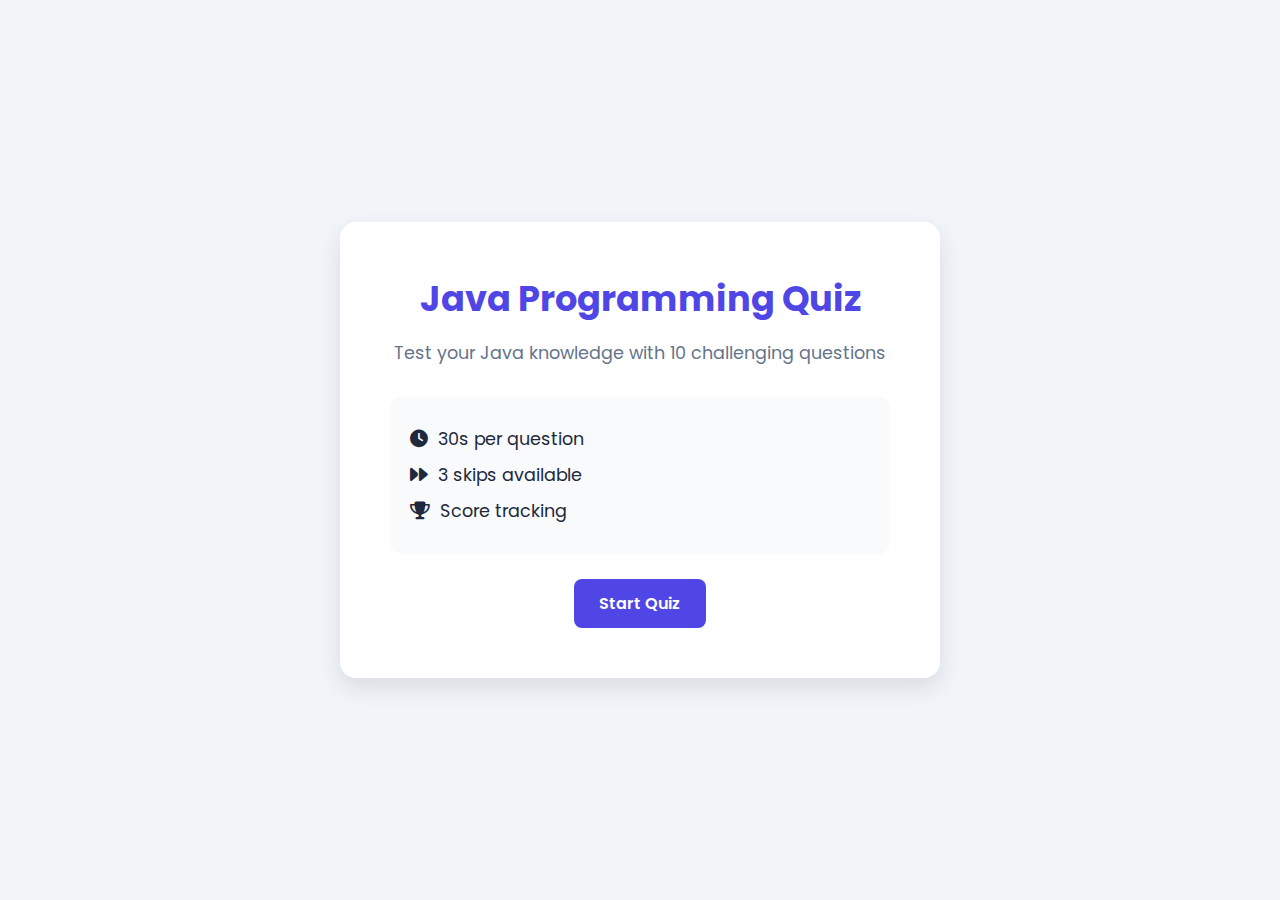
<file: index.html>
<!DOCTYPE html>
<html lang="en">
<head>
    <meta charset="UTF-8">
    <meta name="viewport" content="width=device-width, initial-scale=1.0">
    <title>Java Programming Quiz</title>
    <link href="https://fonts.googleapis.com/css2?family=Poppins:wght@400;600&display=swap" rel="stylesheet">
    <link rel="stylesheet" href="https://cdnjs.cloudflare.com/ajax/libs/font-awesome/6.4.0/css/all.min.css">
    <link rel="stylesheet" href="style.css">
</head>
<body>
    <div class="app-container">
        <!-- Landing Page -->
        <div class="landing-page" id="landing">
            <h1>Java Programming Quiz</h1>
            <p>Test your Java knowledge with 10 challenging questions</p>
            <div class="features-list">
                <p><i class="fas fa-clock"></i> 30s per question</p>
                <p><i class="fas fa-forward"></i> 3 skips available</p>
                <p><i class="fas fa-trophy"></i> Score tracking</p>
            </div>
            <button id="start-btn">Start Quiz</button>
        </div>

        <!-- Quiz Container -->
        <div class="quiz-container hidden" id="quiz">
            <div class="quiz-header">
                <div class="timer-container">
                    <div class="timer-progress" id="timer-progress"></div>
                    <span id="timer">30</span>s
                </div>
                <div class="skip-counter">
                    Skips left: <span id="skips-remaining">3</span>
                </div>
            </div>

            <div class="question-container">
                <div class="question-number">Question <span id="current-q">1</span>/10</div>
                <div class="question-text" id="question-text"></div>
            </div>

            <div class="options-container" id="options-container"></div>

            <div class="quiz-controls">
                <button class="skip-btn" id="skip-btn">
                    <i class="fas fa-forward"></i> Skip
                </button>
                <button class="next-btn" id="next-btn" disabled>
                    Next <i class="fas fa-arrow-right"></i>
                </button>
            </div>
        </div>

        <!-- Results Page -->
        <div class="results-container hidden" id="results">
            <h2>Quiz Completed!</h2>
            <div class="score-container">
                Your score: <span id="final-score">0</span>/100
            </div>
            <div class="stats-container">
                <p>Correct: <span id="correct-answers">0</span></p>
                <p>Wrong: <span id="wrong-answers">0</span></p>
                <p>Skipped: <span id="skipped-questions">0</span></p>
            </div>
            <div class="answers-review" id="answers-review">
                <div id="answers-list"></div>
            </div>
            <button id="restart-btn">Restart Quiz</button>
        </div>
    </div>

    <script src="quiz-script.js"></script>
</body>
</html>
</file>
<file: style.css>
:root {
    --primary: #4f46e5;
    --secondary: #f59e0b;
    --danger: #ef4444;
    --success: #10b981;
    --dark: #1e293b;
    --light: #f8fafc;
    --timer-size: 60px;
}

* {
    margin: 0;
    padding: 0;
    box-sizing: border-box;
    font-family: 'Poppins', sans-serif;
}

body {
    background-color: #f1f5f9;
    color: var(--dark);
    min-height: 100vh;
    display: flex;
    justify-content: center;
    align-items: center;
    padding: 20px;
}

.app-container {
    background-color: white;
    border-radius: 16px;
    box-shadow: 0 10px 25px rgba(0, 0, 0, 0.1);
    width: 100%;
    max-width: 600px;
    padding: 30px;
    transition: all 0.3s ease;
}

.hidden {
    display: none !important;
}

/* Landing Page Styles */
.landing-page {
    text-align: center;
    padding: 20px;
}

.landing-page h1 {
    color: var(--primary);
    margin-bottom: 15px;
    font-size: 2.2rem;
}

.landing-page p {
    margin-bottom: 30px;
    font-size: 1.1rem;
    color: #64748b;
}

.features-list {
    background: #f8fafc;
    border-radius: 12px;
    padding: 20px;
    margin: 25px 0;
    text-align: left;
}

.features-list p {
    margin: 10px 0;
    display: flex;
    align-items: center;
    gap: 10px;
    color: var(--dark);
}

button {
    background-color: var(--primary);
    color: white;
    border: none;
    padding: 12px 25px;
    border-radius: 8px;
    font-size: 1rem;
    font-weight: 600;
    cursor: pointer;
    transition: all 0.2s ease;
    display: inline-flex;
    align-items: center;
    gap: 8px;
}

button:hover {
    background-color: #4338ca;
    transform: translateY(-2px);
}

button:active {
    transform: translateY(0);
}

/* Quiz Container Styles */
.quiz-header {
    display: flex;
    justify-content: space-between;
    align-items: center;
    margin-bottom: 25px;
}

.timer-container {
    position: relative;
    width: var(--timer-size);
    height: var(--timer-size);
    display: flex;
    justify-content: center;
    align-items: center;
}

.timer-progress {
    position: absolute;
    width: 100%;
    height: 100%;
    border-radius: 50%;
    background: conic-gradient(var(--primary) 360deg, #e2e8f0 0deg);
    transition: all 1s linear;
}

#timer {
    font-weight: bold;
    font-size: 1.2rem;
    z-index: 1;
}

.skip-counter {
    background: #f1f5f9;
    padding: 8px 15px;
    border-radius: 20px;
    font-size: 0.9rem;
}

.skip-counter span {
    font-weight: bold;
    color: var(--primary);
}

.question-container {
    margin-bottom: 30px;
}

.question-number {
    color: var(--primary);
    font-weight: 600;
    margin-bottom: 10px;
}

.question-text {
    font-size: 1.2rem;
    line-height: 1.5;
}

.options-container {
    display: flex;
    flex-direction: column;
    gap: 12px;
    margin-bottom: 30px;
}

.option {
    background: #f8fafc;
    border: 2px solid #e2e8f0;
    border-radius: 8px;
    padding: 15px;
    cursor: pointer;
    transition: all 0.2s ease;
}

.option:hover {
    background: #f1f5f9;
    border-color: #cbd5e1;
}

.option.selected {
    background: #e0e7ff;
    border-color: var(--primary);
}

.option.correct {
    background: #d1fae5;
    border-color: var(--success);
}

.option.wrong {
    background: #fee2e2;
    border-color: var(--danger);
}

.quiz-controls {
    display: flex;
    justify-content: space-between;
}

.skip-btn {
    background-color: var(--secondary);
}

.skip-btn:hover {
    background-color: #d97706;
}

.skip-btn:disabled {
    background-color: #cbd5e1;
    cursor: not-allowed;
}

/* Results Page Styles */
.results-container {
    text-align: center;
}

.results-container h2 {
    color: var(--primary);
    margin-bottom: 20px;
}

.score-container {
    font-size: 1.8rem;
    font-weight: bold;
    margin: 25px 0;
}

.score-container span {
    color: var(--primary);
}

.stats-container {
    background: #f8fafc;
    border-radius: 12px;
    padding: 20px;
    margin: 25px 0;
    display: flex;
    justify-content: space-around;
}

#answers-list {
    display: flex;
    flex-direction: column;
    gap: 15px;
}

.correct-answers-heading {
    background: var(--primary);
    color: white;
    padding: 12px 20px;
    border-radius: 8px;
    margin-bottom: 20px;
    text-align: center;
    box-shadow: 0 2px 4px rgba(0,0,0,0.1);
}

.result-item {
    background: white;
    padding: 15px;
    margin-bottom: 15px;
    border-radius: 8px;
    border-left: 4px solid var(--primary);
}

.result-item .question {
    color: var(--primary);
    font-weight: bold;
    margin-bottom: 10px;
    font-size: 1.1rem;
}

.result-item .answer {
    margin-top: 8px;
    line-height: 1.6;
}

.correct-answer {
    color: var(--success);
    display: block;
}

.user-answer {
    color: var(--danger);
    display: block;
}

.skipped-answer {
    color: var(--secondary);
    display: block;
    font-style: italic;
}

/* Responsive Design */
@media (max-width: 500px) {
    .app-container {
        padding: 20px;
    }
    
    .quiz-header {
        flex-direction: column;
        gap: 20px;
        align-items: flex-start;
    }
    
    .stats-container {
        flex-direction: column;
        gap: 10px;
    }
}
</file>
